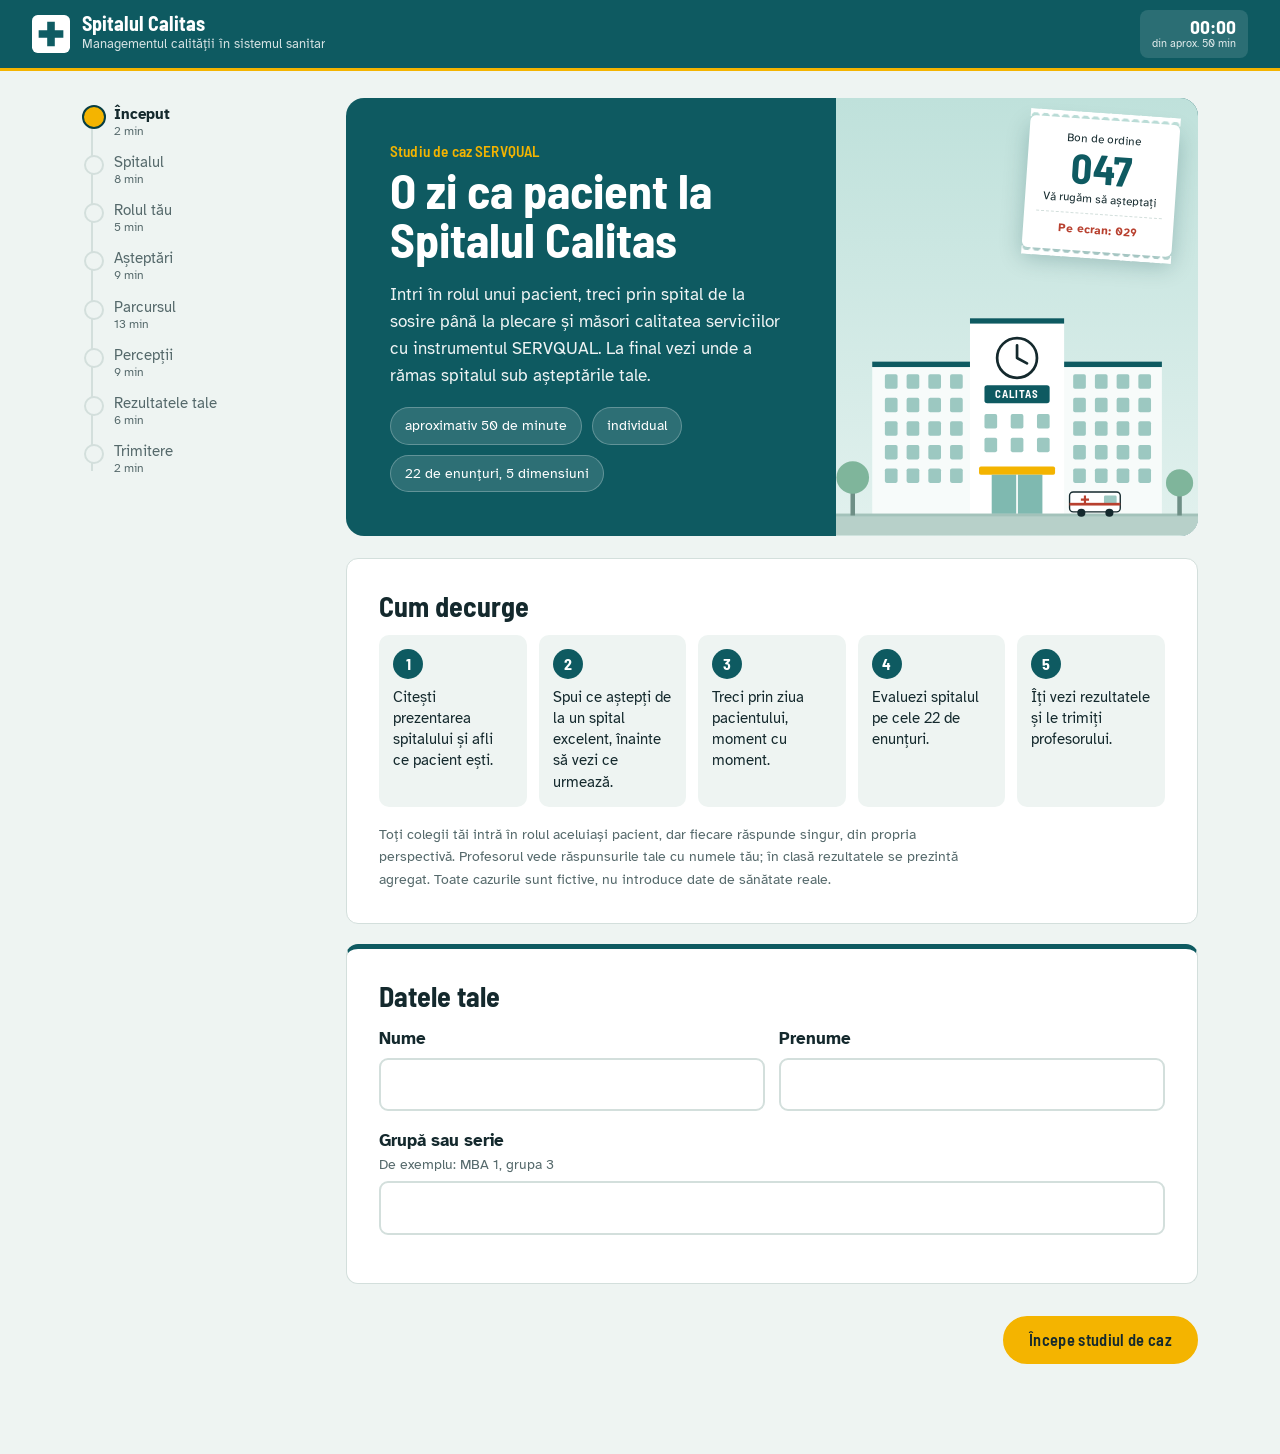
<file: index.html>
<!doctype html>
<html lang="ro">
<head>
<meta charset="utf-8">
<meta name="viewport" content="width=device-width, initial-scale=1">
<title>Spitalul Calitas</title>
<meta name="description" content="Studiu de caz SERVQUAL în sistemul sanitar: pacient la Spitalul Clinic Universitar Calitas (spital fictiv).">
<link rel="preconnect" href="https://fonts.googleapis.com">
<link rel="stylesheet" href="style.css">
</head>
<body>
<header class="topbar">
  <a class="brand" href="./" aria-label="Spitalul Calitas, prima pagină">
    <svg viewBox="0 0 40 40" aria-hidden="true"><rect width="40" height="40" rx="6" fill="#fff"/><path d="M16 7h8v9h9v8h-9v9h-8v-9H7v-8h9z" fill="#0f5c63"/></svg>
    <div><b>Spitalul Calitas</b><span>Managementul calității în sistemul sanitar</span></div>
  </a>
  <div class="sp"></div>
  <div class="timer" id="timer" aria-live="off">00:00<small>din aprox. 50 min</small></div>
</header>

<div class="shell">
  <nav class="rail" id="rail" aria-label="Etapele studiului de caz"></nav>
  <main class="main" id="app" tabindex="-1">
    <noscript><div class="card">Aplicația are nevoie de JavaScript activat.</div></noscript>
  </main>
</div>

<script src="config.js"></script>
<script src="content.js"></script>
<script src="core.js"></script>
<script src="app.js"></script>
</body>
</html>
</file>
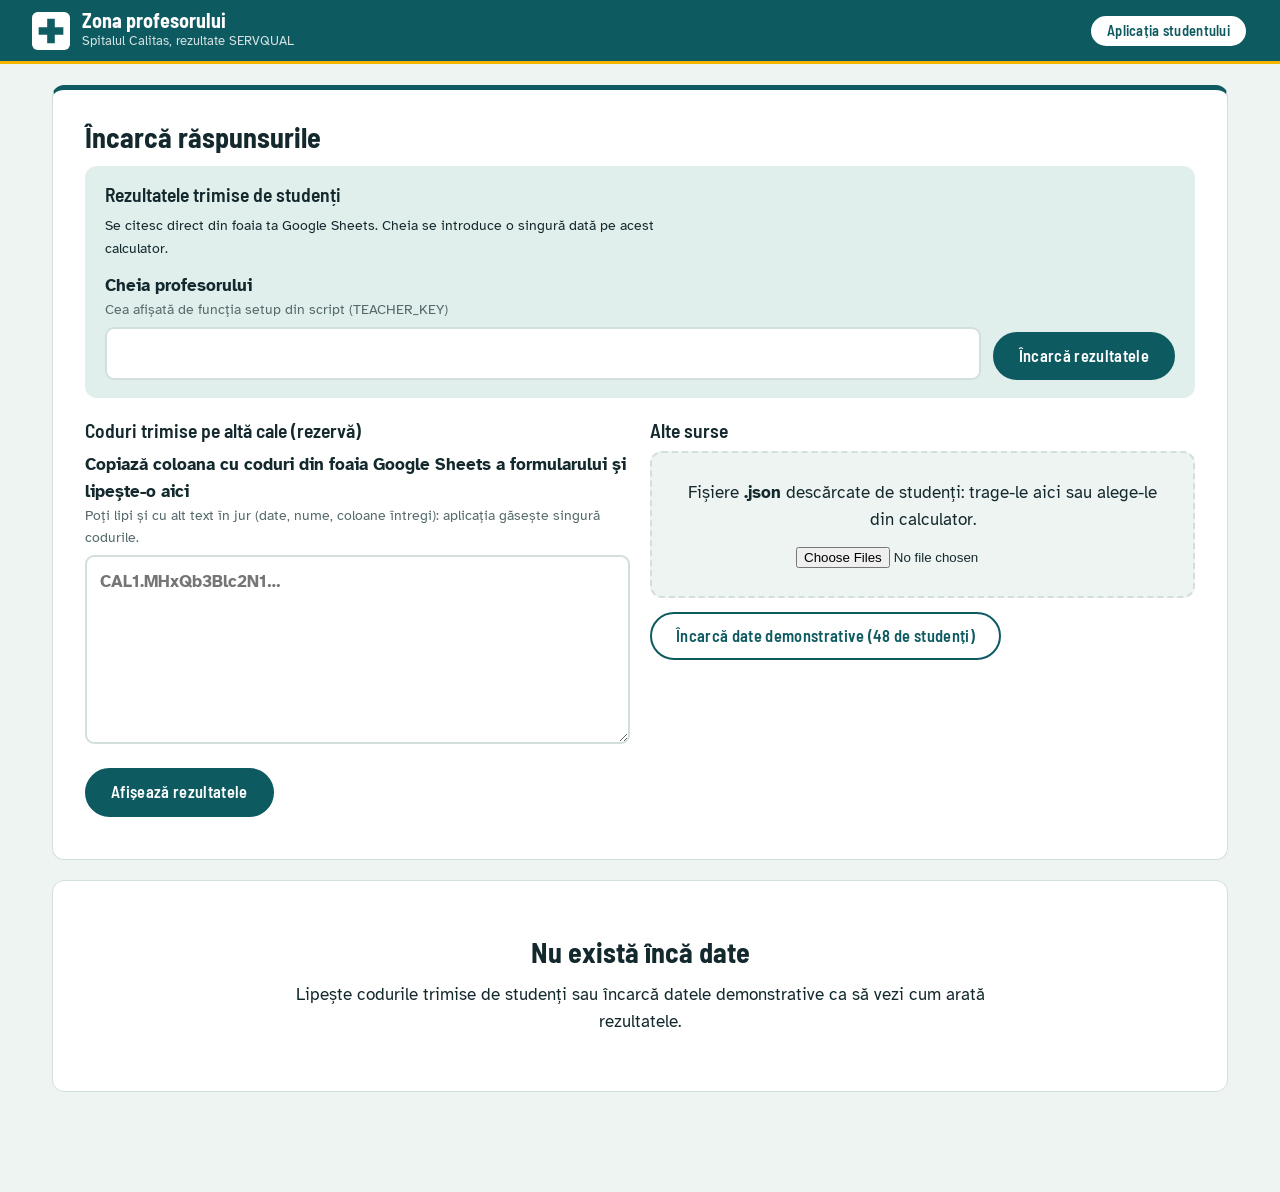
<file: profesor.html>
<!doctype html>
<html lang="ro">
<head>
<meta charset="utf-8">
<meta name="viewport" content="width=device-width, initial-scale=1">
<meta name="robots" content="noindex">
<title>Zona profesorului</title>
<link rel="stylesheet" href="style.css">
</head>
<body>
<header class="topbar">
  <a class="brand" href="profesor.html" aria-label="Zona profesorului">
    <svg viewBox="0 0 40 40" aria-hidden="true"><rect width="40" height="40" rx="6" fill="#fff"/><path d="M16 7h8v9h9v8h-9v9h-8v-9H7v-8h9z" fill="#0f5c63"/></svg>
    <div><b>Zona profesorului</b><span>Spitalul Calitas, rezultate SERVQUAL</span></div>
  </a>
  <div class="sp"></div>
  <a class="btn small" href="./" style="background:#fff">Aplicația studentului</a>
</header>

<div class="twrap">
  <section class="card signed noprint" id="connect">
    <div class="mini connect-mini"><span id="loadedmsg"></span>
      <span class="livebar" id="livebar" hidden><button class="btn small primary" id="btn-refresh">Actualizează</button><label><input type="checkbox" id="auto"> automat la 30 de secunde</label></span>
      <button class="btn small" id="btn-change">Schimbă sau adaugă date</button></div>
    <div class="full">
    <h2>Încarcă răspunsurile</h2>
    <div class="livepanel" id="livepanel" hidden><h3>Rezultatele trimise de studenți</h3>
      <p class="small" style="margin:0 0 12px">Se citesc direct din foaia ta Google Sheets. Cheia se introduce o singură dată pe acest calculator.</p></div>
    <div class="grid2">
      <div>
        <h3 id="codes-title">Lipește codurile studenților</h3>
        <label class="f">Copiază coloana cu coduri din foaia Google Sheets a formularului și lipește-o aici
          <span class="h">Poți lipi și cu alt text în jur (date, nume, coloane întregi): aplicația găsește singură codurile.</span>
          <textarea id="codes" rows="6" placeholder="CAL1.MHxQb3Blc2N1…" spellcheck="false"></textarea></label>
        <button class="btn primary" id="btn-codes">Afișează rezultatele</button>
      </div>
      <div>
        <h3>Alte surse</h3>
        <div class="drop" id="drop"><p style="margin:0 0 10px">Fișiere <b>.json</b> descărcate de studenți: trage-le aici sau alege-le din calculator.</p>
          <input type="file" id="files" accept=".json,application/json" multiple></div>
        <p style="margin:14px 0 0"><button class="btn" id="btn-demo">Încarcă date demonstrative (48 de studenți)</button></p>
        <details style="margin-top:16px" id="advanced"><summary style="cursor:pointer;font-weight:700;color:var(--sign)">Avansat: colector Google Apps Script</summary>
        <div style="margin-top:12px" id="sheetbox">
        <label class="f" id="eplabel">Adresa colectorului (se termină în /exec)
          <input type="text" id="endpoint" placeholder="https://script.google.com/macros/s/…/exec" autocomplete="off"></label>
        <div class="row"><label class="f">Cheia profesorului <span class="h">Cea afișată de funcția setup din script (TEACHER_KEY)</span>
          <input type="text" id="tkey" autocomplete="off" style="-webkit-text-security:disc"></label>
        <button class="btn primary" id="btn-load">Încarcă rezultatele</button></div></div></details>
      </div>
    </div>
    </div>
    <p class="status" id="status" role="status"></p>
  </section>

  <div id="dash"></div>
</div>

<script src="config.js"></script>
<script src="content.js"></script>
<script src="cheie.js" onerror="void 0"></script>
<script src="core.js"></script>
<script src="demo.js"></script>
<script src="teacher.js"></script>
</body>
</html>
</file>
<file: style.css>
@import url('https://fonts.googleapis.com/css2?family=Atkinson+Hyperlegible:ital,wght@0,400;0,700;1,400&family=Barlow+Semi+Condensed:wght@500;600;700&display=swap');

/* Direcție vizuală: semnalistică de spital (verde-petrol, galben de orientare) și obiectele
   unui pacient: bon de ordine, brățară de identificare, fișă. */
:root {
  --ink: #14292d;
  --muted: #55696b;
  --paper: #eef4f2;
  --paper-2: #e3ece9;
  --card: #ffffff;
  --line: #d3dfdc;
  --sign: #0e5a61;
  --sign-dark: #083e43;
  --sign-soft: #e0efec;
  --wait: #f4b400;
  --wait-deep: #c98f00;
  --wait-soft: #fff3cc;
  --alert: #b8402f;
  --alert-soft: #fbe5e0;
  --ok: #2c7a57;
  --ok-soft: #def1e6;
  --head: 'Barlow Semi Condensed', 'Arial Narrow', Arial, sans-serif;
  --body: 'Atkinson Hyperlegible', 'Segoe UI', Arial, sans-serif;
  --r: 12px;
  color-scheme: light;
}

* { box-sizing: border-box; }
html { scroll-behavior: smooth; }
body { margin: 0; background: var(--paper); color: var(--ink); font: 17px/1.6 var(--body); -webkit-text-size-adjust: 100%; }
h1, h2, h3, h4 { font-family: var(--head); line-height: 1.12; margin: 0 0 .45em; }
h1 { font-size: clamp(1.8rem, 4vw, 2.6rem); font-weight: 700; }
h2 { font-size: clamp(1.4rem, 3vw, 1.75rem); font-weight: 700; }
h3 { font-size: 1.22rem; font-weight: 600; }
p { margin: 0 0 1em; max-width: 68ch; }
a { color: var(--sign); }
:focus-visible { outline: 3px solid var(--wait); outline-offset: 2px; }
#app:focus { outline: none; }
code { background: var(--paper-2); padding: 1px 5px; border-radius: 4px; font-size: .9em; }

/* ---------- Bara de sus ---------- */
.topbar { background: var(--sign); color: #fff; display: flex; align-items: center; gap: 14px; padding: 10px clamp(14px, 3vw, 32px); position: sticky; top: 0; z-index: 30; box-shadow: 0 3px 0 var(--wait); }
.brand { display: flex; align-items: center; gap: 12px; text-decoration: none; color: #fff; min-width: 0; }
.brand svg { width: 38px; height: 38px; flex: none; }
.brand b { font: 700 1.25rem/1.05 var(--head); display: block; }
.brand span { font-size: .8rem; opacity: .82; display: block; white-space: nowrap; overflow: hidden; text-overflow: ellipsis; }
.topbar .sp { flex: 1; }
.timer { font: 700 1.2rem/1 var(--head); font-variant-numeric: tabular-nums; text-align: right; background: rgba(255,255,255,.12); padding: 7px 12px; border-radius: 8px; }
.timer small { display: block; font: 400 .7rem/1.3 var(--body); opacity: .85; }

/* ---------- Schelet ---------- */
.shell { display: grid; grid-template-columns: 230px minmax(0, 1fr); gap: 34px; max-width: 1180px; margin: 0 auto; padding: 30px clamp(14px, 3vw, 32px) 90px; }
.rail { position: sticky; top: 88px; align-self: start; }
.rail ol { list-style: none; margin: 0; padding: 0; position: relative; }
.rail ol::before { content: ''; position: absolute; left: 9px; top: 12px; bottom: 12px; width: 2px; background: var(--line); }
.rail li { padding: 7px 0 7px 32px; position: relative; color: var(--muted); font-size: .95rem; line-height: 1.25; }
.rail li::before { content: ''; position: absolute; left: 2px; top: 9px; width: 16px; height: 16px; border-radius: 50%; background: var(--paper); border: 2px solid var(--line); }
.rail li.done { color: var(--ink); }
.rail li.done::before { background: var(--sign); border-color: var(--sign); box-shadow: inset 0 0 0 3px var(--paper); }
.rail li.cur { color: var(--ink); font-weight: 700; }
.rail li.cur::before { background: var(--wait); border-color: var(--sign-dark); width: 20px; height: 20px; left: 0; top: 7px; }
.rail li small { display: block; font-weight: 400; color: var(--muted); font-size: .76rem; }
.rail .who { margin-top: 22px; padding: 12px 14px; background: var(--card); border: 1px solid var(--line); border-radius: 10px; font-size: .88rem; }
.rail .who b { display: block; font: 700 1.05rem/1.2 var(--head); }
.rail .reset { margin-top: 14px; font-size: .82rem; }
.mobile-prog { display: none; }
.main { min-width: 0; }

.card { background: var(--card); border: 1px solid var(--line); border-radius: var(--r); padding: clamp(18px, 3vw, 32px); margin-bottom: 20px; }
.card.signed { border-top: 5px solid var(--sign); }
.kicker { font: 600 .95rem/1.2 var(--head); color: var(--sign); margin-bottom: 6px; letter-spacing: .01em; }
.lead { font-size: 1.1rem; line-height: 1.65; }
.muted { color: var(--muted); }
.small { font-size: .88rem; }

/* ---------- Butoane ---------- */
.btn { font: 600 1.02rem/1 var(--head); letter-spacing: .02em; padding: 14px 24px; border-radius: 999px; border: 2px solid var(--sign); background: #fff; color: var(--sign); cursor: pointer; text-decoration: none; display: inline-block; transition: background .15s, transform .1s; }
.btn:hover { background: var(--sign-soft); }
.btn:active { transform: translateY(1px); }
.btn.primary { background: var(--sign); color: #fff; }
.btn.primary:hover { background: var(--sign-dark); }
.btn.go { background: var(--wait); border-color: var(--wait); color: var(--ink); }
.btn.go:hover { background: #ffc61a; }
.btn.warn { border-color: var(--alert); color: var(--alert); }
.btn[disabled] { opacity: .45; cursor: not-allowed; }
.btn.small { padding: 8px 16px; font-size: .9rem; }
.nav { display: flex; justify-content: space-between; gap: 12px; align-items: center; margin-top: 10px; flex-wrap: wrap; }
.nav .msg { flex-basis: 100%; }
.alertbox, .infobox, .waitbox { padding: 14px 18px; border-radius: 10px; margin: 0 0 16px; }
.alertbox { background: var(--alert-soft); border: 1px solid #efc3ba; }
.alertbox ul { margin: .4em 0 0; padding-left: 1.2em; }
.infobox { background: var(--sign-soft); border: 1px solid #c3dfda; }
.waitbox { background: var(--wait-soft); border: 1px solid #f1d98a; }

/* ---------- Formulare ---------- */
label.f { display: block; font-weight: 700; margin: 0 0 16px; }
label.f span.h { font-weight: 400; color: var(--muted); font-size: .88rem; display: block; }
input[type=text], input[type=number], select, textarea { font: inherit; width: 100%; padding: 11px 13px; border: 2px solid var(--line); border-radius: 9px; background: #fff; color: var(--ink); margin-top: 5px; }
input[type=text]:focus, select:focus, textarea:focus { border-color: var(--sign); outline: none; box-shadow: 0 0 0 4px var(--sign-soft); }
textarea { min-height: 110px; resize: vertical; }
.row2 { display: grid; grid-template-columns: 1fr 1fr; gap: 14px; }
.counter { font-size: .8rem; color: var(--muted); text-align: right; font-weight: 400; margin-top: 3px; }
.counter.ok { color: var(--ok); }
.checks { display: grid; grid-template-columns: repeat(auto-fill, minmax(220px, 1fr)); gap: 8px; margin: 8px 0 18px; }
.checks label { display: flex; align-items: center; gap: 10px; border: 2px solid var(--line); padding: 10px 12px; border-radius: 9px; cursor: pointer; background: #fff; font-weight: 400; }
.checks input { width: 18px; height: 18px; accent-color: var(--sign); }
.checks label:has(input:checked) { border-color: var(--sign); background: var(--sign-soft); font-weight: 700; }

/* ---------- Coperta ---------- */
.cover { background: var(--sign); color: #fff; border-radius: 18px; overflow: hidden; display: grid; grid-template-columns: minmax(0, 1.15fr) minmax(0, .85fr); margin-bottom: 22px; position: relative; }
.cover .txt { padding: clamp(24px, 4vw, 44px); }
.cover h1 { color: #fff; font-size: clamp(2rem, 4.6vw, 3rem); line-height: 1.02; margin-bottom: .35em; }
.cover p { opacity: .93; }
.cover .kicker { color: var(--wait); }
.cover .art { position: relative; background: linear-gradient(180deg, #bfe1db 0%, #e2f1ee 100%); min-height: 280px; }
.cover .art svg { position: absolute; left: 0; right: 0; bottom: 0; width: 100%; height: auto; }
.meta { display: flex; flex-wrap: wrap; gap: 10px; margin-top: 18px; }
.meta span { background: rgba(255,255,255,.13); border: 1px solid rgba(255,255,255,.25); border-radius: 999px; padding: 6px 14px; font-size: .9rem; }

/* Bonul de ordine */
.ticket { position: absolute; right: 22px; top: 22px; width: 150px; background: #fff; color: var(--ink); border-radius: 6px; padding: 12px 12px 14px; text-align: center; transform: rotate(4deg); box-shadow: 0 10px 22px rgba(8,62,67,.25); font-size: .72rem; line-height: 1.25; }
.ticket::before, .ticket::after { content: ''; position: absolute; left: 0; right: 0; height: 8px; background: radial-gradient(circle at 5px 0, transparent 4px, #fff 4.5px) 0 0 / 10px 8px repeat-x; }
.ticket::before { top: -7px; transform: rotate(180deg); }
.ticket::after { bottom: -7px; }
.ticket b { display: block; font: 700 2.6rem/1 var(--head); color: var(--sign); letter-spacing: .02em; margin: 2px 0; }
.ticket .now { display: block; margin-top: 8px; padding-top: 8px; border-top: 1px dashed var(--line); color: var(--alert); font-weight: 700; }

.howto { list-style: none; padding: 0; margin: 0 0 1em; display: grid; grid-template-columns: repeat(auto-fit, minmax(128px, 1fr)); gap: 12px; counter-reset: h; }
.howto li { counter-increment: h; background: var(--paper); border-radius: 10px; padding: 14px; font-size: .95rem; line-height: 1.4; }
.howto li::before { content: counter(h); display: grid; place-items: center; width: 30px; height: 30px; border-radius: 50%; background: var(--sign); color: #fff; font: 700 1rem/1 var(--head); margin-bottom: 8px; }

/* ---------- Spitalul ---------- */
.hero { background: var(--sign); color: #fff; border-radius: 18px; padding: clamp(22px, 4vw, 40px); margin-bottom: 20px; position: relative; overflow: hidden; }
.hero::after { content: ''; position: absolute; right: -40px; top: -40px; width: 220px; height: 220px; background: radial-gradient(circle, rgba(255,255,255,.09) 0 60%, transparent 61%); }
.hero .cross { position: absolute; right: 34px; top: 30px; width: 72px; height: 72px; opacity: .9; }
.hero h1 { color: #fff; margin-bottom: .25em; max-width: 18ch; }
.hero p { margin: 0; opacity: .93; max-width: 60ch; }
.hero .kicker { color: var(--wait); }
.hero .motto { font: 600 1.3rem/1.3 var(--head); margin-top: 18px; padding-top: 16px; border-top: 1px solid rgba(255,255,255,.3); }
.stats { display: grid; grid-template-columns: repeat(auto-fit, minmax(150px, 1fr)); gap: 12px; margin-bottom: 20px; }
.stat { padding: 16px 18px; background: var(--card); border: 1px solid var(--line); border-radius: var(--r); }
.stat b { font: 700 2rem/1 var(--head); color: var(--sign); display: block; font-variant-numeric: tabular-nums; }
.stat span { font-size: .85rem; color: var(--muted); display: block; margin-top: 4px; line-height: 1.3; }
.values { display: grid; grid-template-columns: repeat(auto-fit, minmax(210px, 1fr)); gap: 14px; }
.values div { border-left: 4px solid var(--wait); padding: 2px 0 2px 14px; font-size: .95rem; }
.values b { font-family: var(--head); font-size: 1.12rem; display: block; }
.chips { display: flex; flex-wrap: wrap; gap: 8px; padding: 0; list-style: none; margin: 0; }
.chips li { background: var(--sign-soft); color: var(--sign-dark); border-radius: 999px; padding: 6px 14px; font-size: .9rem; }
/* Cartea promisiunilor: arată ca un panou afișat la intrare */
.board { background: #fffdf5; border: 1px solid #ecdca5; border-radius: var(--r); padding: clamp(18px, 3vw, 30px); margin-bottom: 20px; position: relative; }
.board::before, .board::after { content: ''; position: absolute; top: 12px; width: 12px; height: 12px; border-radius: 50%; background: #d9c37a; box-shadow: inset 0 -2px 0 rgba(0,0,0,.15); }
.board::before { left: 14px; } .board::after { right: 14px; }
.charta { list-style: none; padding: 0; margin: 0; counter-reset: p; }
.charta li { counter-increment: p; display: grid; grid-template-columns: 34px 1fr; gap: 12px; padding: 10px 0; border-bottom: 1px dashed #e6d9ac; align-items: start; }
.charta li::before { content: counter(p); font: 700 1rem/30px var(--head); text-align: center; width: 30px; height: 30px; border-radius: 50%; background: var(--wait); color: var(--ink); }
.charta li:last-child { border-bottom: 0; }

/* ---------- Brățara pacientului ---------- */
.band { display: grid; grid-template-columns: 26px minmax(0, 1fr) auto 26px; align-items: stretch; margin: 6px 0 22px; filter: drop-shadow(0 6px 12px rgba(8,62,67,.12)); }
.band .end { background: var(--sign-soft); border: 2px solid #b9d8d3; }
.band .end.l { border-radius: 14px 0 0 14px; border-right: 0; }
.band .end.r { border-radius: 0 14px 14px 0; border-left: 0; background: var(--sign-soft) radial-gradient(circle at 50% 50%, #fff 0 4px, #9cc6bf 4.5px 6px, transparent 6.5px); }
.band .face { background: #fff; border-top: 2px solid #b9d8d3; border-bottom: 2px solid #b9d8d3; padding: 14px 18px; display: grid; grid-template-columns: 64px minmax(0, 1fr); gap: 16px; align-items: center; }
.band .code { background: #fff; border-top: 2px solid #b9d8d3; border-bottom: 2px solid #b9d8d3; padding: 12px 16px; display: flex; flex-direction: column; justify-content: center; align-items: center; gap: 4px; border-left: 1px dashed var(--line); }
.barcode { width: 92px; height: 40px; background: repeating-linear-gradient(90deg, var(--ink) 0 2px, transparent 2px 4px, var(--ink) 4px 5px, transparent 5px 8px, var(--ink) 8px 11px, transparent 11px 12px); }
.band .code small { font: 600 .72rem/1 var(--head); letter-spacing: .12em; color: var(--muted); }
.avatar { width: 64px; height: 64px; border-radius: 50%; background: var(--sign); display: grid; place-items: center; font: 700 1.5rem/1 var(--head); color: #fff; }
.band h1 { font-size: clamp(1.5rem, 3.4vw, 2.1rem); margin: 0 0 4px; }
.band .facts { display: flex; flex-wrap: wrap; gap: 4px 16px; font-size: .9rem; color: var(--muted); }
.band .facts b { color: var(--ink); }
.situatie { font-size: 1.12rem; line-height: 1.7; }
.thought { display: grid; grid-template-columns: 40px 1fr; gap: 14px; align-items: start; background: var(--wait-soft); border-radius: var(--r); padding: 16px 18px; margin-top: 8px; }
.thought svg { width: 40px; height: 40px; }

/* ---------- Scala Likert ---------- */
.dimhead { display: flex; justify-content: space-between; align-items: flex-end; gap: 16px; flex-wrap: wrap; margin-bottom: 4px; }
.dimdots { display: flex; gap: 6px; }
.dimdots i { width: 28px; height: 6px; border-radius: 3px; background: var(--line); }
.dimdots i.on { background: var(--sign); }
.dimdots i.cur { background: var(--wait); }
.modepill { display: inline-flex; align-items: center; gap: 8px; border-radius: 999px; padding: 6px 14px; font: 600 .92rem/1.2 var(--head); margin: 6px 0 14px; }
.modepill.a { background: var(--wait-soft); color: #6d5000; }
.modepill.p { background: var(--sign-soft); color: var(--sign-dark); }
.scalehint { display: grid; grid-template-columns: repeat(5, 56px); gap: 8px; font-size: .74rem; color: var(--muted); margin: 6px 0 2px; line-height: 1.15; }
.scalehint span:last-child { text-align: right; grid-column: 4 / 6; }
.scalehint span:first-child { grid-column: 1 / 3; }
.item { border: 0; padding: 16px 14px; margin: 0 -14px; border-radius: 10px; }
.item + .item { border-top: 1px solid var(--line); border-radius: 0; }
.item.miss { background: var(--alert-soft); border-radius: 10px; box-shadow: inset 4px 0 0 var(--alert); }
.item legend { padding: 0; display: block; margin-bottom: 10px; float: left; width: 100%; line-height: 1.5; }
.item legend .n { display: inline-grid; place-items: center; min-width: 30px; height: 26px; padding: 0 6px; margin-right: 8px; border-radius: 6px; background: var(--paper); font: 700 .95rem/1 var(--head); color: var(--sign); }
.scale { display: flex; gap: 8px; clear: both; flex-wrap: wrap; }
.scale label { position: relative; }
.scale input { position: absolute; opacity: 0; inset: 0; width: 100%; height: 100%; margin: 0; cursor: pointer; }
.scale span { display: grid; place-items: center; width: 56px; height: 46px; border: 2px solid var(--line); border-radius: 10px; background: #fff; font: 700 1.2rem/1 var(--head); color: var(--muted); transition: background .12s, border-color .12s; }
.scale input:hover + span { border-color: var(--sign); color: var(--sign); }
.scale input:checked + span { background: var(--sign); border-color: var(--sign); color: #fff; }
.scale input:focus-visible + span { outline: 3px solid var(--wait); outline-offset: 2px; }
.scale.nps { gap: 5px; }
.scale.nps span { width: 44px; height: 42px; font-size: 1.05rem; }
.progress-line { font-size: .88rem; color: var(--muted); margin: 0; }
.miss:not(.item) { outline: 3px solid var(--alert); outline-offset: 4px; border-radius: 6px; }

/* ---------- Importanță ---------- */
.imp { display: grid; grid-template-columns: minmax(0, 1fr) 80px; gap: 4px 18px; align-items: center; padding: 14px 0; border-bottom: 1px solid var(--line); }
.imp b { font-family: var(--head); font-size: 1.15rem; }
.imp input[type=range] { width: 100%; accent-color: var(--sign); grid-column: 1 / 2; height: 28px; }
.imp .val { font: 700 1.8rem/1 var(--head); text-align: right; grid-row: 1 / 4; grid-column: 2; color: var(--sign); font-variant-numeric: tabular-nums; }
.imp .d { color: var(--muted); font-size: .86rem; grid-column: 1; }
.imp-total { font: 700 1.25rem/1 var(--head); padding: 16px 18px; margin-top: 16px; border-radius: 10px; background: var(--alert-soft); color: var(--alert); }
.imp-total.ok { color: var(--ok); background: var(--ok-soft); }
.impbar { display: flex; height: 14px; border-radius: 7px; overflow: hidden; background: var(--paper-2); margin-top: 10px; }
.impbar i { display: block; height: 100%; border-right: 2px solid #fff; }

/* ---------- Parcursul ---------- */
.journey { display: flex; gap: 0; margin: 0 0 18px; }
.journey span { flex: 1; text-align: center; font: 600 .78rem/1.2 var(--head); color: var(--muted); position: relative; padding-top: 22px; }
.journey span::before { content: ''; position: absolute; top: 4px; left: 50%; width: 14px; height: 14px; margin-left: -7px; border-radius: 50%; background: var(--paper); border: 2px solid var(--line); z-index: 1; }
.journey span::after { content: ''; position: absolute; top: 10px; left: -50%; right: 50%; height: 2px; background: var(--line); }
.journey span:first-child::after { display: none; }
.journey span.done::before { background: var(--sign); border-color: var(--sign); }
.journey span.done::after, .journey span.cur::after { background: var(--sign); }
.journey span.cur { color: var(--ink); }
.journey span.cur::before { background: var(--wait); border-color: var(--sign-dark); width: 18px; height: 18px; margin-left: -9px; top: 2px; }
.moment .mhead { display: flex; gap: 14px; align-items: center; flex-wrap: wrap; margin-bottom: 6px; }
.ora { display: inline-flex; align-items: center; gap: 8px; font: 700 1.15rem/1 var(--head); background: var(--ink); color: #fff; padding: 8px 12px; border-radius: 8px; font-variant-numeric: tabular-nums; }
.ora svg { width: 16px; height: 16px; }
.moment .lead { margin-top: 14px; }
.waitstrip { display: grid; grid-template-columns: auto minmax(0, 1fr); gap: 16px; align-items: center; background: var(--paper); border-radius: 10px; padding: 14px 16px; margin: 16px 0; }
.waitstrip .big { font: 700 1.6rem/1 var(--head); font-variant-numeric: tabular-nums; }
.waitstrip .big small { display: block; font: 400 .74rem/1.3 var(--body); color: var(--muted); }
.mini-bar { display: flex; height: 14px; border-radius: 7px; overflow: hidden; background: var(--line); }
.seg.w, .legend-w { background: repeating-linear-gradient(-45deg, var(--wait) 0 7px, var(--wait-deep) 7px 9px); }
.seg.s, .legend-s { background: var(--sign); }
.promis { display: grid; grid-template-columns: 34px 1fr; gap: 12px; align-items: start; background: #fffdf5; border: 1px solid #ecdca5; padding: 12px 16px; margin: 0 0 16px; font-size: .95rem; border-radius: 10px; }
.promis .pin { width: 30px; height: 30px; border-radius: 50%; background: var(--wait); display: grid; place-items: center; font: 700 1rem/1 var(--head); }
.promis b { font-family: var(--head); display: block; font-size: 1rem; }
.rating { display: grid; grid-template-columns: repeat(5, minmax(0, 1fr)); gap: 8px; margin: 10px 0 4px; }
.rating label { position: relative; }
.rating input { position: absolute; opacity: 0; inset: 0; width: 100%; height: 100%; margin: 0; cursor: pointer; z-index: 1; }
.rating span { display: flex; flex-direction: column; align-items: center; gap: 4px; text-align: center; border: 2px solid var(--line); border-radius: 12px; padding: 10px 4px 8px; font-size: .8rem; background: #fff; line-height: 1.15; transition: background .12s, border-color .12s; }
.rating svg { width: 34px; height: 34px; }
.rating input:hover + span { border-color: var(--sign); }
.rating input:checked + span { background: var(--sign); border-color: var(--sign); color: #fff; }
.rating input:focus-visible + span { outline: 3px solid var(--wait); outline-offset: 2px; }

.fisa { margin: 8px 0 18px; }
.fisa .track { display: flex; height: 44px; border-radius: 10px; overflow: hidden; background: #fff; border: 1px solid var(--line); }
.fisa .track > div { height: 100%; min-width: 3px; }
.fisa .track > div + div { border-left: 2px solid #fff; }
.split { display: grid; grid-template-columns: 1fr 1fr; gap: 12px; margin: 16px 0; }
.split div { border-radius: 10px; padding: 14px 16px; }
.split .w { background: var(--wait-soft); }
.split .s { background: var(--sign-soft); }
.split b { font: 700 2rem/1 var(--head); display: block; font-variant-numeric: tabular-nums; }
.split span { font-size: .88rem; color: var(--muted); }
.rchip { display: inline-grid; place-items: center; width: 30px; height: 26px; border-radius: 6px; font: 700 .95rem/1 var(--head); }
.lg { font-size: .85rem; display: inline-flex; align-items: center; gap: 6px; margin-right: 16px; }
.lg::before { content: ''; display: inline-block; width: 22px; height: 12px; border-radius: 3px; }
.lg.legend-w::before { background: repeating-linear-gradient(-45deg, var(--wait) 0 7px, var(--wait-deep) 7px 9px); }
.lg.legend-s::before { background: var(--sign); }
.lg.a::before { background: var(--wait); }
.lg.p::before { background: var(--sign); }
.lg.legend-w, .lg.legend-s { background: none; }

/* ---------- Rezultate ---------- */
.res-grid { display: grid; grid-template-columns: minmax(0, 1fr) minmax(0, 1fr); gap: 28px; align-items: center; }
.bignum { font: 700 clamp(3.2rem, 8vw, 4.6rem)/1 var(--head); font-variant-numeric: tabular-nums; margin: 4px 0 10px; }
.bignum.neg { color: var(--alert); }
.bignum.pos { color: var(--ok); }
.gauge { margin: 14px 0 18px; }
.gauge .bar { position: relative; height: 14px; border-radius: 7px; background: linear-gradient(90deg, #d9725f 0 37.5%, #f0b27a 37.5% 43.75%, #f4d77a 43.75% 50%, #8cc7a7 50% 100%); }
.gauge .mk { position: absolute; top: -7px; width: 4px; height: 28px; margin-left: -2px; background: var(--ink); border-radius: 2px; }
.gauge .mk::after { content: ''; position: absolute; top: -6px; left: -4px; border: 6px solid transparent; border-top-color: var(--ink); }
.gauge .ticks { display: flex; justify-content: space-between; font-size: .72rem; color: var(--muted); margin-top: 6px; font-variant-numeric: tabular-nums; }
.tag { display: inline-block; font: 600 .85rem/1 var(--head); padding: 6px 10px; border-radius: 999px; letter-spacing: .02em; white-space: nowrap; }
.tag.ok { background: var(--ok-soft); color: var(--ok); }
.tag.low { background: var(--sign-soft); color: var(--sign-dark); }
.tag.mid { background: var(--wait-soft); color: #6d5000; }
.tag.high { background: var(--alert-soft); color: var(--alert); }
.gaplist { list-style: none; padding: 0; margin: 0; }
.gaplist li { display: grid; grid-template-columns: 56px 1fr; gap: 14px; padding: 12px 0; border-bottom: 1px solid var(--line); align-items: start; }
.gaplist li:last-child { border-bottom: 0; }
.gaplist .g { font: 700 1.3rem/1 var(--head); text-align: center; padding: 8px 0; border-radius: 8px; font-variant-numeric: tabular-nums; }
.gaplist .g.neg { background: var(--alert-soft); color: var(--alert); }
.gaplist .g.pos { background: var(--ok-soft); color: var(--ok); }
table.tbl { width: 100%; border-collapse: collapse; font-size: .95rem; }
table.tbl th, table.tbl td { text-align: left; padding: 10px; border-bottom: 1px solid var(--line); vertical-align: top; }
table.tbl th { font: 600 .9rem/1.2 var(--head); background: var(--paper); }
table.tbl thead th:first-child { border-radius: 8px 0 0 8px; }
table.tbl thead th:last-child { border-radius: 0 8px 8px 0; }
table.tbl td.num, table.tbl th.num { text-align: right; font-variant-numeric: tabular-nums; }
.tblwrap { overflow-x: auto; }

/* ---------- Grafice ---------- */
.chart { width: 100%; height: auto; display: block; font-family: var(--body); }
.chart.radar { max-width: 480px; margin: 0 auto; }
.empty p { margin: 0 auto; }
.chart .ring { fill: none; stroke: var(--line); stroke-width: 1; }
.chart .spoke, .chart .grid { stroke: var(--line); stroke-width: 1; }
.chart .zero { stroke: var(--ink); stroke-width: 1.5; }
.chart .tick { font-size: 10px; fill: var(--muted); }
.chart .axis { font-size: 12.5px; fill: var(--ink); font-weight: 700; }
.chart .lab { font-size: 12px; fill: var(--ink); }
.chart .val { font-size: 12px; fill: var(--ink); font-weight: 700; font-variant-numeric: tabular-nums; }
.chart .ser { fill-opacity: .18; stroke-width: 2.5; stroke-linejoin: round; }
.chart .ser.a { fill: var(--wait); stroke: var(--wait-deep); }
.chart .ser.p { fill: var(--sign); stroke: var(--sign); }
.chart .dot.a { fill: var(--wait-deep); } .chart .dot.p { fill: var(--sign); }
.chart .bar.neg { fill: var(--alert); }
.chart .bar.pos { fill: var(--ok); }
.chart .bar.hl { stroke: var(--ink); stroke-width: 2; }
.chart .frame { fill: none; stroke: var(--ink); stroke-width: 1.2; }
.chart .q-hot { fill: var(--alert-soft); }
.chart .qlab { font-size: 11px; fill: var(--muted); font-weight: 700; }
.chart .pt { fill: var(--sign); fill-opacity: .9; stroke: #fff; stroke-width: 2; }
.chart .ptl { font-size: 12px; fill: var(--ink); font-weight: 700; }
.legend { text-align: center; margin-top: 6px; }
.hist { display: flex; gap: 10px; align-items: flex-end; height: 170px; padding-top: 12px; }
.hist .hcol { flex: 1; text-align: center; display: flex; flex-direction: column; justify-content: flex-end; }
.hist .hbar { background: var(--sign); border-radius: 6px 6px 0 0; min-height: 2px; }
.hist .hn { font: 700 1rem/1.4 var(--head); }
.hist .hl { font-size: .72rem; color: var(--muted); line-height: 1.2; padding-top: 4px; }

/* ---------- Propuneri ---------- */
.prop { border: 1px solid var(--line); border-radius: var(--r); padding: 20px; margin-bottom: 16px; background: #fff; }
.prop.miss { border-color: var(--alert); box-shadow: inset 4px 0 0 var(--alert); }
.prop h3 { display: flex; gap: 10px; align-items: center; }
.prop h3 .num { display: grid; place-items: center; width: 32px; height: 32px; border-radius: 50%; background: var(--sign); color: #fff; font-size: 1rem; }
.prop h3 em { font-style: normal; font: 600 .78rem/1 var(--head); padding: 4px 9px; border-radius: 999px; background: var(--paper); color: var(--muted); }

/* ---------- Trimitere ---------- */
.done-card { text-align: center; padding: 34px 20px; }
.done-card svg { width: 76px; height: 76px; margin-bottom: 8px; }

/* ---------- Zona profesorului ---------- */
.tnav { position: sticky; top: 61px; z-index: 20; background: var(--paper); border-bottom: 1px solid var(--line); padding: 10px clamp(14px, 3vw, 32px); display: flex; flex-wrap: wrap; gap: 6px; }
.tnav button { font: 600 .95rem/1 var(--head); padding: 10px 14px; border-radius: 999px; color: var(--sign-dark); background: #fff; border: 1px solid var(--line); cursor: pointer; white-space: nowrap; }
.tnav button:hover { background: var(--sign-soft); }
.tnav button[aria-selected=true] { background: var(--sign); color: #fff; border-color: var(--sign); }
.tnav .sp { display: none; }
.tnav .pres { margin-left: auto; background: var(--wait); border-color: var(--wait); color: var(--ink); }
.twrap { max-width: 1240px; margin: 0 auto; padding: 24px clamp(14px, 3vw, 32px) 80px; }
.tsec { margin-bottom: 38px; }
.tsec[hidden] { display: none; }
.tsec > h2 { margin-bottom: .6em; }
.kpis { display: grid; grid-template-columns: repeat(auto-fit, minmax(170px, 1fr)); gap: 12px; margin-bottom: 20px; }
.kpi { background: #fff; border: 1px solid var(--line); padding: 16px 18px; border-radius: var(--r); position: relative; overflow: hidden; }
.kpi::before { content: ''; position: absolute; left: 0; top: 0; bottom: 0; width: 5px; background: var(--sign); }
.kpi b { font: 700 2.3rem/1 var(--head); display: block; font-variant-numeric: tabular-nums; margin-bottom: 4px; }
.kpi span { font-size: .85rem; color: var(--muted); }
.kpi.neg::before { background: var(--alert); } .kpi.neg b { color: var(--alert); }
.kpi.pos::before { background: var(--ok); } .kpi.pos b { color: var(--ok); }
.grid2 { display: grid; grid-template-columns: minmax(0, 1fr) minmax(0, 1fr); gap: 20px; align-items: start; }
.toolbar { display: flex; flex-wrap: wrap; gap: 12px; align-items: end; margin-bottom: 18px; }
.toolbar label.f { margin: 0; min-width: 200px; }
.finding { background: #fff; padding: 14px 18px 14px 22px; margin: 0 0 10px; border-radius: 10px; border: 1px solid var(--line); position: relative; }
.finding::before { content: ''; position: absolute; left: 0; top: 10px; bottom: 10px; width: 4px; border-radius: 2px; background: var(--sign); }
.finding.hot::before { background: var(--alert); }
.finding.good::before { background: var(--ok); }
.finding b { font-family: var(--head); font-size: 1.05rem; }
.action { display: grid; grid-template-columns: 62px 1fr; gap: 16px; padding: 14px 0; border-bottom: 1px solid var(--line); }
.action:last-child { border-bottom: 0; }
.action .gv { font: 700 1.3rem/1 var(--head); text-align: center; align-self: start; padding: 10px 0; border-radius: 8px; background: var(--alert-soft); font-variant-numeric: tabular-nums; }
.action .gv.neg { color: var(--alert); }
.badge { display: inline-block; font: 600 .78rem/1 var(--head); padding: 5px 9px; border-radius: 999px; background: var(--sign-soft); color: var(--sign-dark); margin: 0 4px 4px 0; }
.badge.w { background: var(--wait-soft); color: #6d5000; }
.badge.r { background: var(--alert-soft); color: var(--alert); }
.cards { display: grid; grid-template-columns: repeat(auto-fill, minmax(300px, 1fr)); gap: 14px; }
.pcard { background: #fff; border: 1px solid var(--line); border-radius: var(--r); padding: 16px; font-size: .95rem; }
.pcard dl { margin: 10px 0 0; display: grid; grid-template-columns: auto 1fr; gap: 3px 10px; font-size: .86rem; }
.pcard dt { color: var(--muted); }
.pcard dd { margin: 0; }
.cheie { background: #fff; border: 1px solid var(--line); border-radius: var(--r); padding: 16px 20px; margin-bottom: 14px; }
.cheie ul { margin: .4em 0 0; padding-left: 1.2em; }
.debate { list-style: none; padding: 0; margin: 0; counter-reset: q; display: grid; gap: 12px; }
.debate li { counter-increment: q; background: #fff; border: 1px solid var(--line); border-radius: var(--r); padding: 16px 18px 16px 64px; position: relative; }
.debate li::before { content: counter(q); position: absolute; left: 18px; top: 16px; width: 32px; height: 32px; border-radius: 50%; background: var(--wait); display: grid; place-items: center; font: 700 1.05rem/1 var(--head); }
.debate b { display: block; font-size: 1.05rem; margin-bottom: 4px; }
details.rowd { background: #fff; border: 1px solid var(--line); border-radius: 10px; margin-bottom: 8px; overflow: hidden; }
details.rowd summary { cursor: pointer; padding: 12px 16px; display: grid; grid-template-columns: minmax(160px, 1.4fr) 120px minmax(120px, 1fr) 70px 70px 70px; gap: 10px; align-items: center; font-size: .95rem; list-style: none; }
details.rowd summary::-webkit-details-marker { display: none; }
details.rowd[open] summary { background: var(--sign-soft); }
details.rowd .inner { padding: 16px; border-top: 1px solid var(--line); }
.rowhead { display: grid; grid-template-columns: minmax(160px, 1.4fr) 120px minmax(120px, 1fr) 70px 70px 70px; gap: 10px; padding: 0 17px 8px; font: 600 .85rem/1.2 var(--head); color: var(--muted); }
.drop { border: 2px dashed var(--line); border-radius: var(--r); padding: 26px; text-align: center; background: var(--paper); }
.drop.over { border-color: var(--sign); background: var(--sign-soft); }
.status { font-size: .92rem; margin: 10px 0 0; }
.empty { text-align: center; padding: 56px 20px; }
.connect-mini { display: flex; justify-content: space-between; align-items: center; gap: 12px; flex-wrap: wrap; }

/* Modul de prezentare: text mai mare, fără panoul de încărcare, pentru proiector */
body.present { font-size: 20px; }
body.present #connect { display: none; }
body.present .twrap { max-width: 1400px; }
body.present .kpi b { font-size: 3rem; }
body.present .chart .axis { font-size: 14px; }
body.present .chart .lab, body.present .chart .val { font-size: 13.5px; }

@media (max-width: 880px) {
  .shell { grid-template-columns: 1fr; padding-top: 14px; gap: 0; }
  .rail { display: none; }
  .mobile-prog { display: block; position: sticky; top: 61px; z-index: 10; background: var(--paper); padding: 10px 0; }
  .mobile-prog .bar { height: 8px; background: var(--line); border-radius: 4px; overflow: hidden; }
  .mobile-prog .bar i { display: block; height: 100%; background: var(--sign); border-radius: 4px; }
  .mobile-prog p { margin: 5px 0 0; font-size: .85rem; color: var(--muted); }
  .res-grid, .grid2, .row2, .split { grid-template-columns: 1fr; }
  .cover { grid-template-columns: 1fr; }
  .cover .art { min-height: 200px; order: -1; }
  .ticket { width: 120px; right: 14px; top: 14px; }
  .ticket b { font-size: 2rem; }
  .band { grid-template-columns: 14px minmax(0, 1fr) 14px; }
  .band .code { display: none; }
  .band .face { grid-template-columns: 1fr; padding: 14px; }
  .avatar { width: 52px; height: 52px; font-size: 1.2rem; }
  .hero .cross { width: 44px; height: 44px; right: 18px; top: 18px; }
  .rating span { font-size: .68rem; padding: 8px 2px 6px; }
  .rating svg { width: 28px; height: 28px; }
  .journey span { font-size: 0; }
  details.rowd summary, .rowhead { grid-template-columns: 1fr 1fr; }
  .rowhead { display: none; }
  .tnav { flex-wrap: nowrap; overflow-x: auto; }
  .brand span { display: none; }
  .scale span { width: 52px; }
  .scale.nps span { width: 40px; }
  .scalehint { grid-template-columns: repeat(5, 52px); }
}
@media (max-width: 380px) {
  .scale span { width: 46px; height: 44px; }
  .scale { gap: 6px; }
  .scalehint { grid-template-columns: repeat(5, 46px); gap: 6px; }
}
@media print {
  .topbar, .rail, .mobile-prog, .nav, .tnav, .toolbar, .btn, .noprint { display: none !important; }
  body { background: #fff; font-size: 12pt; }
  .shell, .twrap { display: block; padding: 0; max-width: none; }
  .tsec[hidden] { display: block; }
  .card, .kpi, .finding, .cheie, .pcard { break-inside: avoid; border-color: #999; }
}
@media (prefers-reduced-motion: reduce) { html { scroll-behavior: auto; } * { animation: none !important; transition: none !important; } }

/* Panoul de încărcare restrâns după ce există date */
#connect .mini { display: none; }
#connect.loaded .mini { display: flex; }
#connect.loaded .full { display: none; }
#connect.loaded { padding: 14px 22px; border-top-width: 1px; }

/* Trimiterea prin cod */
.sendsteps { list-style: none; padding: 0; margin: 16px 0 0; counter-reset: st; display: grid; gap: 14px; }
.sendsteps li { counter-increment: st; position: relative; padding: 16px 18px 18px 62px; background: var(--paper); border-radius: var(--r); }
.sendsteps li::before { content: counter(st); position: absolute; left: 16px; top: 15px; width: 32px; height: 32px; border-radius: 50%; background: var(--sign); color: #fff; display: grid; place-items: center; font: 700 1.05rem/1 var(--head); }
.sendsteps .btn { margin-top: 10px; }
.codebox { font: 600 .9rem/1.45 ui-monospace, 'Cascadia Mono', Consolas, monospace; word-break: break-all; background: #fff; border: 2px dashed var(--sign) !important; margin: 10px 0 0; min-height: 0; resize: none; color: var(--sign-dark); }
.copied { color: var(--ok); font-weight: 700; margin-left: 8px; }

/* Concluzii pentru clasă */
.cc-hero { display: grid; grid-template-columns: minmax(0, 1fr) minmax(0, 1fr); gap: 28px; align-items: center; }
.cc-hero .lead { font-size: 1.2rem; }
.cc-grid { display: grid; grid-template-columns: minmax(0, 1fr) minmax(0, 1fr); gap: 20px; align-items: start; }
.cc-card { background: #fff; border: 1px solid var(--line); border-radius: var(--r); padding: clamp(18px, 3vw, 28px); margin-bottom: 20px; }
.cc-card h3 { font-size: 1.4rem; display: flex; align-items: center; gap: 10px; }
.cc-card h3 i { width: 14px; height: 14px; border-radius: 50%; flex: none; }
.cc-card.bad h3 i { background: var(--alert); }
.cc-card.good h3 i { background: var(--ok); }
.cc-card.info h3 i { background: var(--wait); }
.cc-card.do h3 i { background: var(--sign); }
.cc-lesson { background: var(--sign); color: #fff; border-radius: 18px; padding: clamp(22px, 4vw, 36px); font: 600 clamp(1.3rem, 2.6vw, 1.8rem)/1.3 var(--head); margin-bottom: 20px; }
.cc-lesson small { display: block; font: 400 .95rem/1.4 var(--body); opacity: .85; margin-top: 10px; }
body.present [data-tab="studenti"] { display: none; }
body.present .cc-card { font-size: 1.05em; }
@media (max-width: 880px) { .cc-hero, .cc-grid { grid-template-columns: 1fr; } }

.btn.big { font-size: 1.2rem; padding: 18px 34px; }
.sentok { display: grid; grid-template-columns: 64px 1fr; gap: 16px; align-items: center; background: var(--ok-soft); border-radius: var(--r); padding: 16px 18px; font-size: 1.1rem; }
.sentok svg { width: 64px; height: 64px; }
details.fallback { margin-top: 18px; }
details.fallback summary { cursor: pointer; font-weight: 700; color: var(--sign); }
.livebar { display: flex; flex-wrap: wrap; align-items: center; gap: 10px 16px; }
.livebar label { display: inline-flex; align-items: center; gap: 6px; font-size: .9rem; cursor: pointer; }
.livebar input[type=checkbox] { width: 18px; height: 18px; accent-color: var(--sign); }
.livepanel { background: var(--sign-soft); border-radius: var(--r); padding: 18px 20px; margin-bottom: 22px; }
.livepanel .row { display: flex; gap: 12px; align-items: end; flex-wrap: wrap; }
.livepanel label.f { margin: 0; flex: 1; min-width: 220px; }
[hidden] { display: none !important; }
</file>
